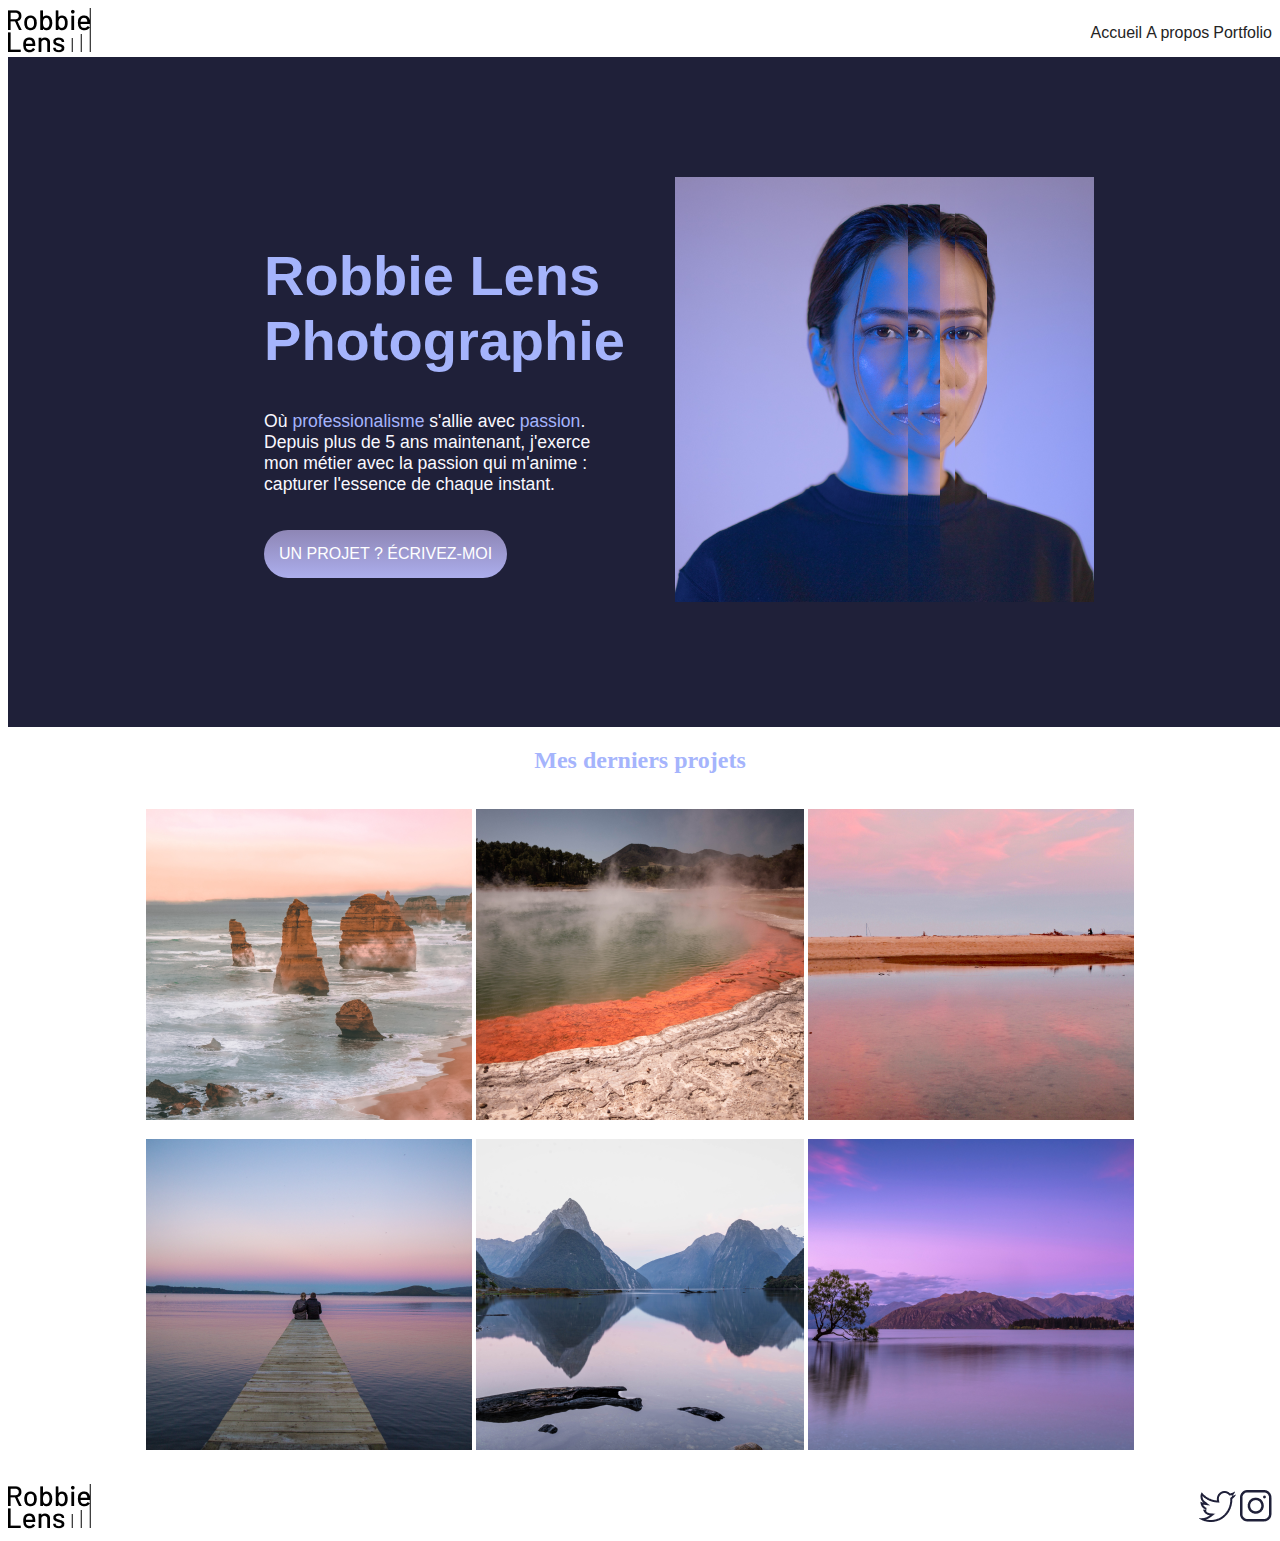
<file: index.html>
<!DOCTYPE html>
<html lang="fr">

<head>
    <meta charset="UTF-8">
    <title>Accueil - Robbie Lens Photographie</title>
    <link rel="stylesheet" href="style.css">
</head>

<body>
    <header>
        <nav>
            <div>
                <a href="index.html" class="lien-icone">
                <img src="img/logo.png" alt="logo de robbie-lens">
                </a>
            </div>
            <div>
                <a href="index.html" class="lienentete">Accueil</a>
                <a href="a-propos.html" class="lienentete">A propos</a>
                <a href="portfolio.html" class="lienentete">Portfolio</a>
            </div>
        </nav>
    </header>

    <main>
        <section class="partie1">
            <div class="one">
                <h1 >Robbie Lens Photographie</h1>
                <p>Où <em>professionalisme</em> s'allie avec <em>passion</em>. Depuis plus de 5 ans maintenant, 
                j'exerce mon métier avec la passion qui m'anime : capturer l'essence 
                de chaque instant.</p>
                        <br>
                <a href="portfolio.html" class="cta">UN PROJET ? ÉCRIVEZ-MOI</a>
            </div>
            <div><p><img src="img/robbie-lens.png" alt="une photo de robbie-lens"></p></div>
                
            </section>
            
        <section class="partie2">
            
            <h2>Mes derniers projets</h2>
            <div>
                <img src="img/element-1 (1).png" alt="" class="imgauclic">
                <img src="img/element-2 (1).png" alt="" class="imgauclic">
                <img src="img/element-3 (1).png" alt="" class="imgauclic">
            </div>
            
            <div>
                <img src="img/element-4 (1).png" alt="">
                <img src="img/element-5 (1).png" alt="">
                <img src="img/element-6 (1).png" alt="">
            </div>
        <section>
    </main>

    <footer>
        <div>
            <a href="index.html">
                <img src="img/logo.png" alt="logo de robbie-lens" class="lien-icone">
            </a>
        </div>
        <div>
            <a href="https://twitter.com/" class="lien-icone">
                <img src="img/twitter.png" alt="logo de twitter">
            </a>
            <a href="https://www.instagram.com/" class="lien-icone">
                <img src="img/instagram.png" alt="logo de instagram">
            </a>
        </div>
    </footer>
</body>

</html>
</file>
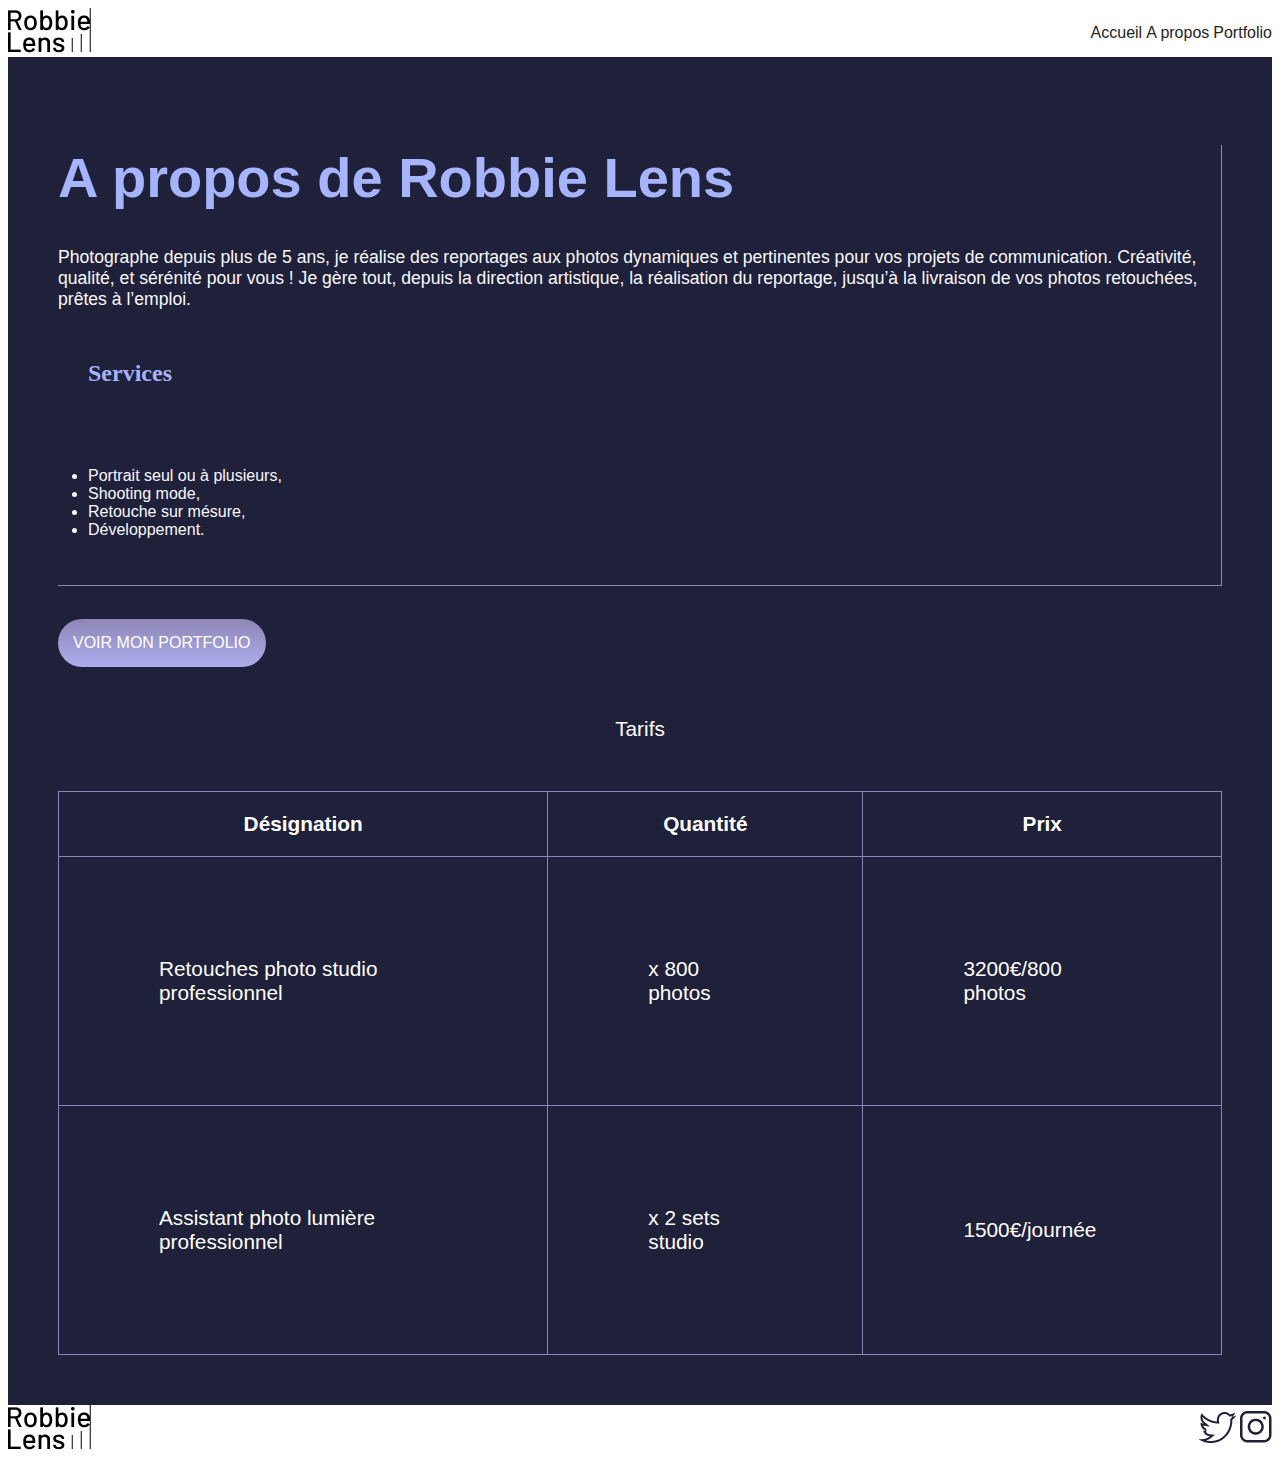
<file: a-propos.html>
<!DOCTYPE html>
<html lang="fr">

<head>
    <meta charset="UTF-8">
    <title>À propos - Robbie Lens Photographie</title>
    <link rel="stylesheet" href="style.css">
</head>

<body>
    <header>
        <nav>
            <div>
                <a href="index.html" class="lien-icone">
                    <img src="img/logo.png" alt="logo de robbie-lens">
                </a>
            </div>
            <div>
                <a href="index.html" class="lienentete">Accueil</a>
                <a href="a-propos.html" class="lienentete">A propos</a>
                <a href="portfolio.html" class="lienentete">Portfolio</a>
            </div> 
        </nav> 
    </header>

    <main class="aproposplus">
        <section>
            <div class="apropos">
                <h1>A propos de Robbie Lens</h1>
                <p>Photographe depuis plus de 5 ans, je réalise des reportages aux photos dynamiques 
                et pertinentes pour vos projets de communication. Créativité, qualité, et sérénité 
                pour vous ! Je gère tout, depuis la direction artistique, la réalisation du reportage, 
                jusqu’à la livraison de vos photos retouchées, prêtes à l’emploi.</p>
    
                <h2>Services</h2>
                <ul>
                    <li>Portrait seul ou à plusieurs,</li>
                    <li>Shooting mode,</li>
                    <li>Retouche sur mésure,</li>
                    <li>Développement.</li>
                </ul>
            </div>
                <br>
            <div>
                <a href="portfolio.html " class="cta">VOIR MON PORTFOLIO</a>
            </div>
            
        </section>

        <table>

            <caption>Tarifs</caption>

            <thead>
            <tr>
                <th>Désignation</th>
                <th>Quantité</th>
                <th>Prix</th>
            </tr>
            </thead>

            <tbody>
            <tr>
                <td>Retouches photo studio professionnel</td>
                <td>x 800 photos</td>
                <td>3200€/800 photos</td>
            </tr>

            <tr>
                <td>Assistant photo lumière professionnel</td>
                <td>x 2 sets studio</td>
                <td>1500€/journée</td>
            </tr>
            </tbody>
            

        </table>
    </main>

    <footer>
        <div>
            <a href="index.html">
                <img src="img/logo.png" alt="logo de robbie-lens" class="lien-icone">
            </a>
        </div>
        <div>
            <a href="https://twitter.com/" class="lien-icone">
                <img src="img/twitter.png" alt="logo de twitter">
            </a>
            <a href="https://www.instagram.com/" class="lien-icone">
                <img src="img/instagram.png" alt="logo de instagram">
            </a>
        </div>
    </footer>

    
</body>

</html>
</file>
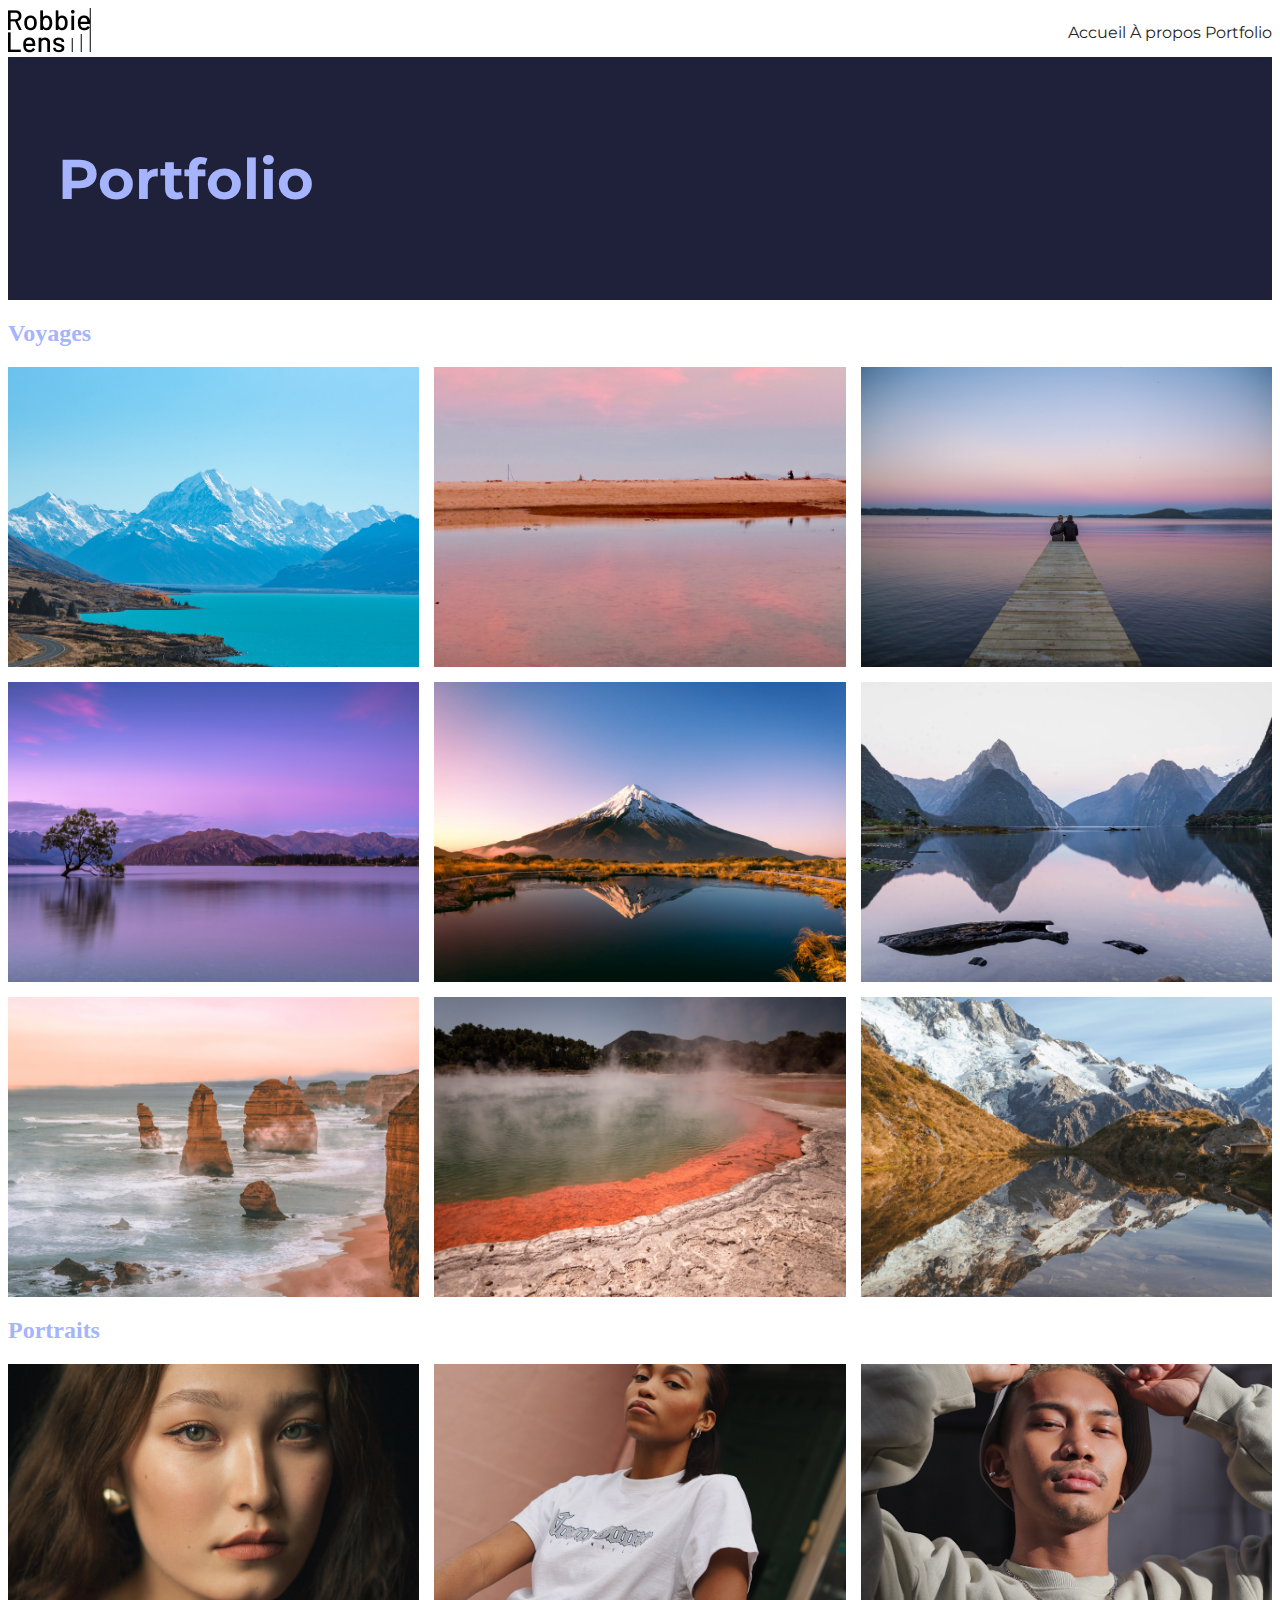
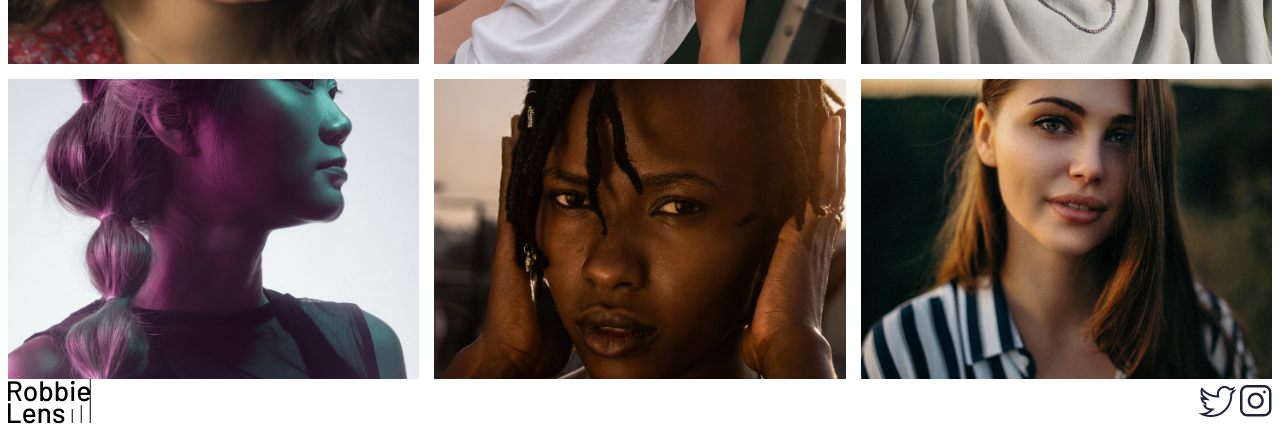
<file: portfolio.html>
<!DOCTYPE html>
<html lang="fr">

<head>
    <meta charset="utf-8" >
    <title>Portfolio - Robbie Lens Photographie</title>
    <link href="style.css" rel="stylesheet" >
    <link rel="preconnect" href="https://fonts.googleapis.com">
    <link rel="preconnect" href="https://fonts.gstatic.com" crossorigin>
    <link href="https://fonts.googleapis.com/css2?family=Manrope&family=Montserrat&display=swap" rel="stylesheet">
</head>

<body>
    <header>
        <nav>
            <a href="index.html" class="lien-icone">
                <img src="img/logo.png" alt="Logo Robbie Lens" >
            </a>
            <div>
                <a href="index.html" class="lienentete">Accueil</a>
                <a href="a-propos.html" class="lienentete">À propos</a>
                <a href="portfolio.html" class="lienentete">Portfolio</a>
            </div>
        </nav>
    </header>
    <main>
        <section class="portfolio">
            <h1>Portfolio</h1>
        </section>
        <section class="portfolio-section-photos">
            <h2>Voyages</h2>

            <div class="conteneur1">
                <a href="images/paysage1.jpg" class="imgauclic">
                    <img src="images/paysage1.jpg" alt="">
                    <div class="voirlaphoto">Voir la photo</div>
                </a>                                       
                <a href="images/paysage2.jpg" class="imgauclic">
                    <img src="images/paysage2.jpg" alt="">
                    <div class="voirlaphoto">Voir la photo</div>
                </a>                                       
                <a href="images/paysage3.jpg" class="imgauclic">
                    <img src="images/paysage3.jpg" alt="">
                    <div class="voirlaphoto">Voir la photo</div>
                </a>                                       
                <a href="images/paysage4.jpg" class="imgauclic">
                    <img src="images/paysage4.jpg" alt="">
                    <div class="voirlaphoto">Voir la photo</div>
                </a>                                       
                <a href="images/paysage5.jpg" class="imgauclic">
                    <img src="images/paysage5.jpg" alt="">
                    <div class="voirlaphoto">Voir la photo</div>
                </a>                                       
                <a href="images/paysage6.jpg" class="imgauclic">
                    <img src="images/paysage6.jpg" alt="">
                    <div class="voirlaphoto">Voir la photo</div>
                </a>                                       
                <a href="images/paysage7.jpg" class="imgauclic">
                    <img src="images/paysage7.jpg" alt="">
                    <div class="voirlaphoto">Voir la photo</div>
                </a>                                       
                <a href="images/paysage8.jpg" class="imgauclic">
                    <img src="images/paysage8.jpg" alt="">
                    <div class="voirlaphoto">Voir la photo</div>
                </a>                                     
                <a href="images/paysage9.jpg" class="imgauclic">
                    <img src="images/paysage9.jpg" alt="">
                    <div class="voirlaphoto">Voir la photo</div>
                </a>
            </div>                                    
            <h2>Portraits</h2>

            <div class="conteneur2">
                <a href="images/portrait1.jpg" class="imgauclic">
                    <img src="images/portrait1.jpg" alt="">
                    <div class="voirlaphoto">Voir la photo</div>
                </a>    
                <a href="images/portrait2.jpg" class="imgauclic">
                    <img src="images/portrait2.jpg" alt="">
                    <div class="voirlaphoto">Voir la photo</div>
                </a>    
                <a href="images/portrait3.jpg" class="imgauclic">
                    <img src="images/portrait3.jpg" alt="">
                    <div class="voirlaphoto">Voir la photo</div>
                </a>    
                <a href="images/portrait4.jpg" class="imgauclic">
                    <img src="images/portrait4.jpg" alt="">
                    <div class="voirlaphoto">Voir la photo</div>
                </a>    
                <a href="images/portrait5.jpg" class="imgauclic">
                    <img src="images/portrait5.jpg" alt="">
                    <div class="voirlaphoto">Voir la photo</div>
                </a>    
                <a href="images/portrait6.jpg" class="imgauclic">
                    <img src="images/portrait6.jpg" alt="">
                    <div class="voirlaphoto">Voir la photo</div>
                </a>    
            </div>
        </section>
    </main>
    <footer>
        <a href="index.html" class="lien-icone">
            <img src="img/logo.png" alt="Logo Robbie Lens" >
        </a>
        <div>
            <a target="_blank" href="https://twitter.com/" class="lien-icone">
                <img src="img/twitter.png" alt="Logo Twitter" >
            </a>
            <a target="_blank" href="https://www.instagram.com/" class="lien-icone">
                <img src="img/instagram.png" alt="Logo Instagram" >
            </a>
        </div>
    </footer>
</body>

</html>
</file>
<file: style.css>
* {
    padding: 0px;
}

body {
    background-color: #ffffff;
    
}

em {
    color: #A5B4FC;
    font-style: normal;
}

h1 {
    font-size: 3.5em;
    color: #A5B4FC;
    font-family: 'Montserrat', sans-serif;
}

.lienentete {
    font-family: 'Montserrat', sans-serif;
    font-style: normal;
}

p {
    font-size: 1.1em;
    font-family: 'Montserrat', sans-serif;
}

li {
    font-size: 1em;
    font-family: 'Montserrat', sans-serif;
}

.portfolio {
    background-color: #1F2039;
    padding: 50px;
}

a {
    color: #242424;
    font-style: normal;
    font-size: 1em;
    font-family: 'Montserrat', sans-serif;
    text-decoration: none;
}

header, footer {
    background-color: white;
    padding: 20 50 20 50;
}

p, li, h2 {
    color: #F9F8FF;
}

.apropos {
    border-bottom: 1px solid #8e86b5;
    border-right: 1px solid #8e86b5;
}

a:hover {
    text-decoration: underline;
}

.cta {
    display: inline-block;
    background: linear-gradient(#8e86b5, #acaeed);
    color: white;
    border-radius: 50px;
    padding: 15px;
}

.cta:hover {
    text-decoration: none;
    background: linear-gradient(#696484, #8788BA);
}

.lien-icone:hover {
    opacity: 0,5;
}

.apropos ul {
    padding: 30px;
}

.apropos h2 {
    padding: 30px;
}

.apropos{
    margin-bottom: 15px;
    
}

.aproposplus {
    padding: 50PX;
    margin: auto;
    background-color: #1F2039;
    
}


nav, footer {
    display: flex;
    justify-content: space-between;
    flex-direction: row;
    align-items: center;
}

.partie1 {
    display: flex;
    align-items: center;
    margin: auto;
    width: 50%;
    justify-content: center;
    background-color: #1F2039;
    padding: 330px;
    height: 10px;
}

.partie2 {
    display: flex;
    flex-direction: column;
    text-align: center;
    gap: 15px;
    justify-content: center;
    margin-bottom: 15px;
    background-color: white;
}

.one {
    margin: 50px;
}

h2 {
    color: #A5B4FC;
}

.conteneur1 {
    display: grid;
    grid-template-columns: 1fr 1fr 1fr;
    grid-template-rows: 300px 300px 300px;
    gap: 15px;
}

.conteneur2 {
    display: grid;
    grid-template-columns: 1fr 1fr 1fr;
    grid-template-rows: 300px 300px;
    gap: 15px;
}

.conteneur1 img, .conteneur2 img {
    height: 100%;
    width: 100%;
    object-fit: cover;
}

.imgauclic {
    position: relative;
}

.voirlaphoto {
    position: absolute;
    top: 0;
    bottom: 0;
    left: 0;
    right: 0;
    display: flex;
    align-items: center;
    justify-content: center;
    font-size: 1.5em;
    color: white;
    background-color: rgba(0, 0, 0, 0.7);
    display: none;
}

.imgauclic:hover .voirlaphoto {
    display: flex;
}

table {
    color: white;
    border-collapse: collapse;
    margin: auto;
    font-family: 'Montserrat', sans-serif;
    font-size: 1.3em;
}

td, th {
    border: 1px solid #8788BA;
    padding: 100px;
}

th {
    padding: unset;
    padding: 20px;
}

caption {
    padding: 50px;
}
</file>
